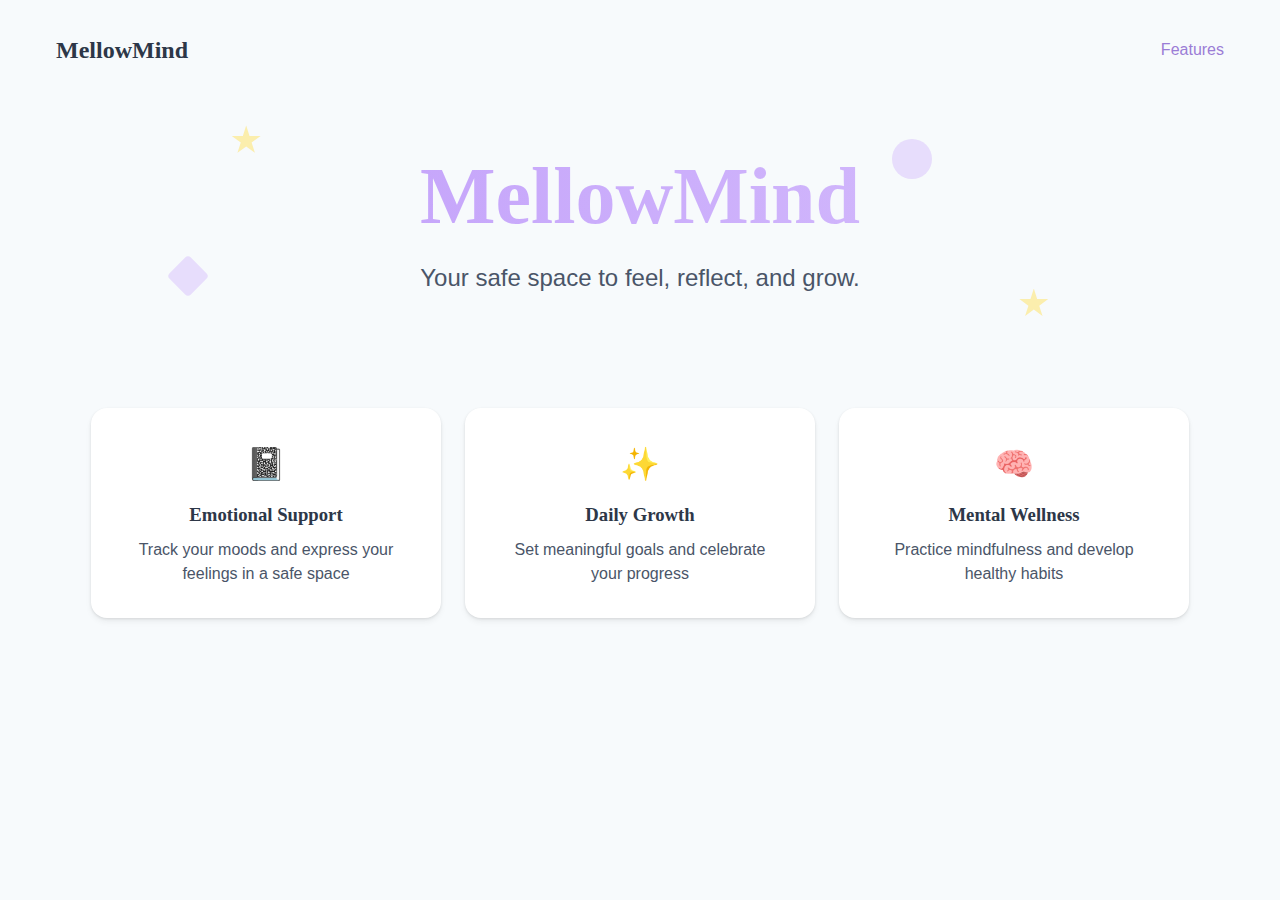
<file: index.html>
<!DOCTYPE html>
<html lang="en">
<head>
  <meta charset="UTF-8">
  <meta name="viewport" content="width=device-width, initial-scale=1.0">
  <link rel="icon" type="image/svg+xml" href="/vite.svg">
  <title>MellowMind | Your Wellness Journey</title>
  <link rel="stylesheet" href="css/styles.css">
  <link rel="stylesheet" href="css/animations.css">
</head>
<body>
  <div class="app-container">
    <header>
      <div class="logo" onclick="location.href='index.html'">MellowMind</div>
      <nav>
        <a href="pages/features.html">Features</a>
      </nav>
    </header>

    <main>
      <section class="hero">
        <div class="decorations">
          <div class="decoration star" style="top: 15%; left: 15%;"></div>
          <div class="decoration circle" style="top: 20%; right: 25%;"></div>
          <div class="decoration square" style="bottom: 25%; left: 10%;"></div>
          <div class="decoration star" style="bottom: 15%; right: 15%;"></div>
        </div>
        
        <div class="hero-content">
          <h1 class="hero-title">MellowMind</h1>
          <p class="hero-subtitle">Your safe space to feel, reflect, and grow.</p>
        </div>
      </section>

      <section class="features">
        <div class="feature-card">
          <div class="feature-icon">📓</div>
          <h3>Emotional Support</h3>
          <p>Track your moods and express your feelings in a safe space</p>
        </div>
        
        <div class="feature-card">
          <div class="feature-icon">✨</div>
          <h3>Daily Growth</h3>
          <p>Set meaningful goals and celebrate your progress</p>
        </div>
        
        <div class="feature-card">
          <div class="feature-icon">🧠</div>
          <h3>Mental Wellness</h3>
          <p>Practice mindfulness and develop healthy habits</p>
        </div>
      </section>
    </main>
  </div>

  <script src="js/storage.js"></script>
  <script src="js/app.js"></script>
</body>
</html>
</file>
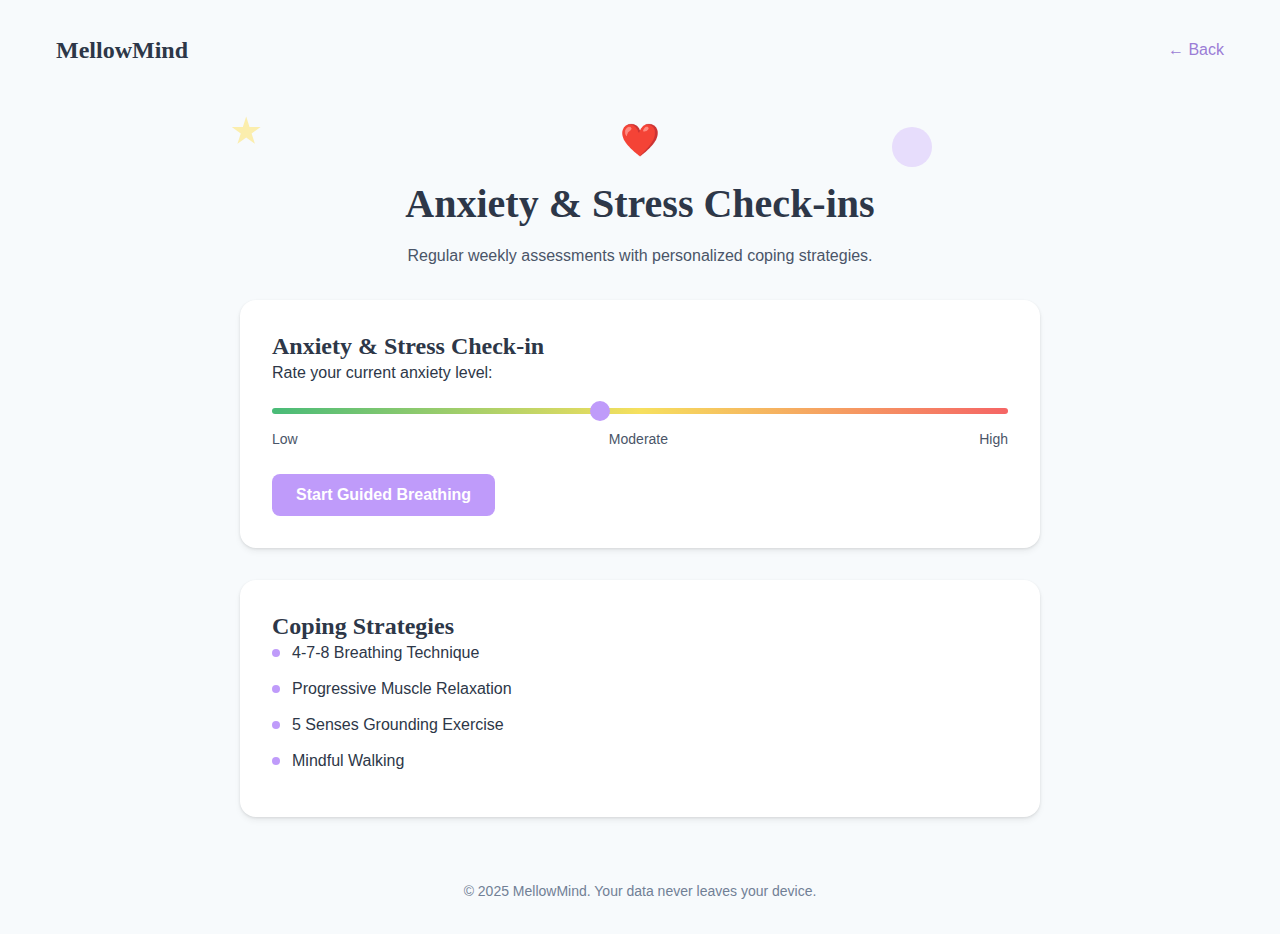
<file: pages/anxiety-check.html>
<!DOCTYPE html>
<html lang="en">
<head>
  <meta charset="UTF-8">
  <meta name="viewport" content="width=device-width, initial-scale=1.0">
  <link rel="icon" type="image/svg+xml" href="/vite.svg">
  <title>Anxiety Check | MellowMind</title>
  <link rel="stylesheet" href="../css/styles.css">
  <link rel="stylesheet" href="../css/animations.css">
</head>
<body>
  <div class="app-container">
    <header>
      <div class="logo" onclick="location.href='../index.html'">MellowMind</div>
      <nav>
        <a href="features.html#anxiety-checkins">← Back</a>
      </nav>
    </header>

    <main>
      <section class="page-header">
        <div class="decorations">
          <div class="decoration star" style="top: 15%; left: 15%;"></div>
          <div class="decoration circle" style="top: 20%; right: 25%;"></div>
        </div>
        <div class="feature-icon pink">❤️</div>
        <h1>Anxiety & Stress Check-ins</h1>
        <p class="feature-description">Regular weekly assessments with personalized coping strategies.</p>
      </section>

      <section class="anxiety-check-container">
        <div class="anxiety-form card">
          <h2>Anxiety & Stress Check-in</h2>
          <form id="anxietyForm">
            <div class="form-group">
              <label for="anxietyLevel">Rate your current anxiety level:</label>
              <div class="slider-container">
                <input type="range" id="anxietyLevel" min="1" max="10" value="5" class="slider">
                <div class="slider-labels">
                  <span>Low</span>
                  <span>Moderate</span>
                  <span>High</span>
                </div>
              </div>
            </div>
            <button type="button" class="btn-primary" id="startBreathingBtn">Start Guided Breathing</button>
          </form>
        </div>

        <div class="coping-strategies card">
          <h2>Coping Strategies</h2>
          <ul class="strategy-list">
            <li><span class="bullet"></span>4-7-8 Breathing Technique</li>
            <li><span class="bullet"></span>Progressive Muscle Relaxation</li>
            <li><span class="bullet"></span>5 Senses Grounding Exercise</li>
            <li><span class="bullet"></span>Mindful Walking</li>
          </ul>
        </div>
      </section>

      <div id="breathingExercise" class="breathing-modal">
        <div class="breathing-content">
          <h2>Guided Breathing</h2>
          <div class="breathing-circle"></div>
          <p id="breathingInstruction">Breathe in...</p>
          <button class="btn-secondary" id="stopBreathingBtn">Stop Exercise</button>
        </div>
      </div>
    </main>

    <footer>
      <p>© 2025 MellowMind. Your data never leaves your device.</p>
    </footer>
  </div>

  <script src="../js/storage.js"></script>
  <script src="../js/anxiety.js"></script>
</body>
</html>
</file>
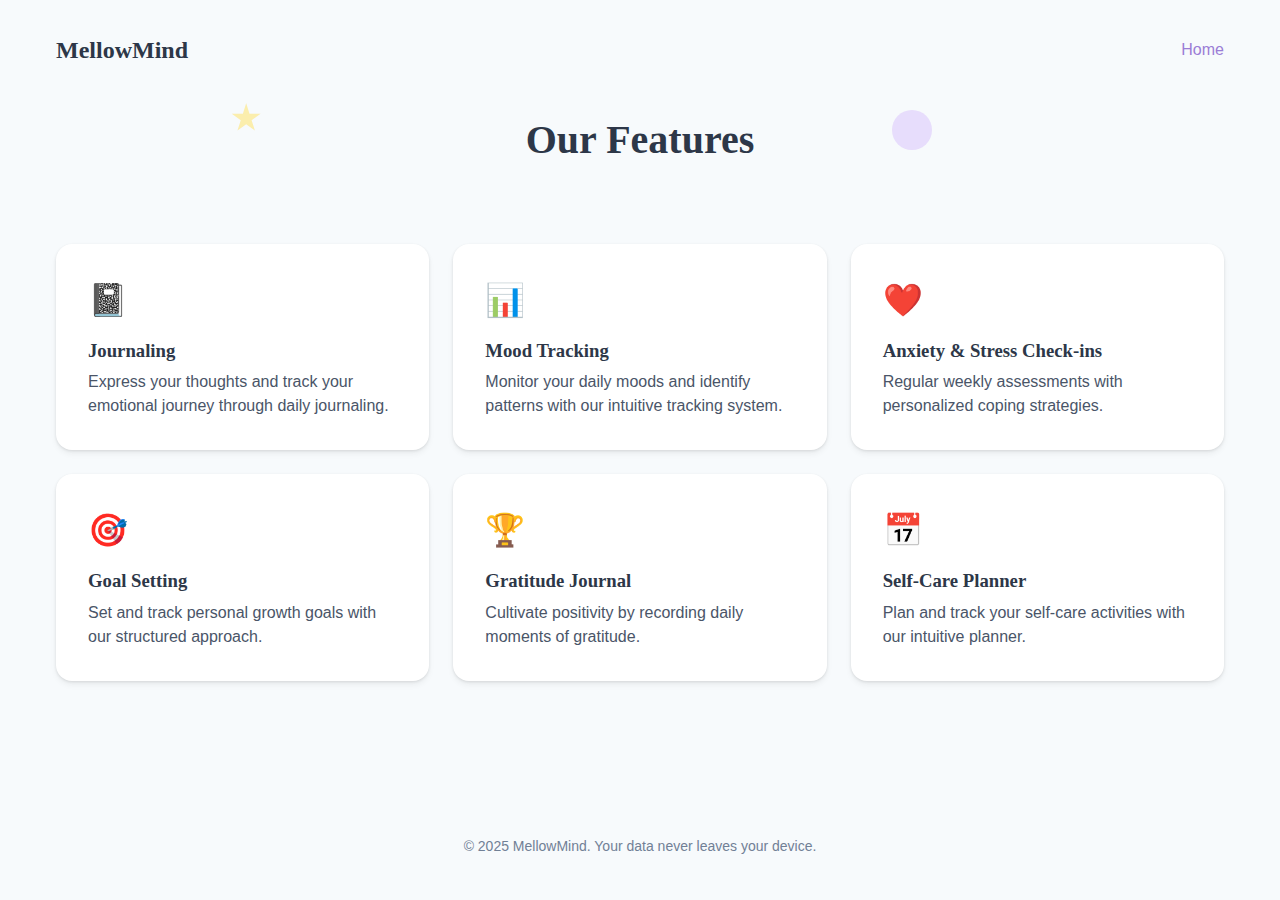
<file: pages/features.html>
<!DOCTYPE html>
<html lang="en">
<head>
  <meta charset="UTF-8">
  <meta name="viewport" content="width=device-width, initial-scale=1.0">
  <link rel="icon" type="image/svg+xml" href="/vite.svg">
  <title>Features | MellowMind</title>
  <link rel="stylesheet" href="../css/styles.css">
  <link rel="stylesheet" href="../css/animations.css">
</head>
<body>
  <div class="app-container">
    <header>
      <div class="logo">MellowMind</div>
      <nav>
        <a href="../index.html">Home</a>
      </nav>
    </header>

    <main>
      <section class="page-header">
        <div class="decorations">
          <div class="decoration star" style="top: 15%; left: 15%;"></div>
          <div class="decoration circle" style="top: 20%; right: 25%;"></div>
        </div>
        <h1>Our Features</h1>
      </section>

      <section class="features-grid">
        <div class="feature-card-large" onclick="location.href='journal.html'">
          <div class="feature-icon purple">📓</div>
          <h3>Journaling</h3>
          <p>Express your thoughts and track your emotional journey through daily journaling.</p>
        </div>
        
        <div class="feature-card-large" onclick="location.href='mood-tracker.html'">
          <div class="feature-icon purple">📊</div>
          <h3>Mood Tracking</h3>
          <p>Monitor your daily moods and identify patterns with our intuitive tracking system.</p>
        </div>
        
        <div class="feature-card-large" onclick="location.href='anxiety-check.html'">
          <div class="feature-icon pink">❤️</div>
          <h3>Anxiety & Stress Check-ins</h3>
          <p>Regular weekly assessments with personalized coping strategies.</p>
        </div>
        
        <div class="feature-card-large" onclick="location.href='goals.html'">
          <div class="feature-icon yellow">🎯</div>
          <h3>Goal Setting</h3>
          <p>Set and track personal growth goals with our structured approach.</p>
        </div>
        
        <div class="feature-card-large" onclick="location.href='gratitude.html'">
          <div class="feature-icon purple">🏆</div>
          <h3>Gratitude Journal</h3>
          <p>Cultivate positivity by recording daily moments of gratitude.</p>
        </div>
        
        <div class="feature-card-large" onclick="location.href='self-care.html'">
          <div class="feature-icon pink">📅</div>
          <h3>Self-Care Planner</h3>
          <p>Plan and track your self-care activities with our intuitive planner.</p>
        </div>
      </section>
    </main>

    <footer>
      <p>© 2025 MellowMind. Your data never leaves your device.</p>
    </footer>
  </div>

  <script src="../js/app.js"></script>
</body>
</html>
</file>
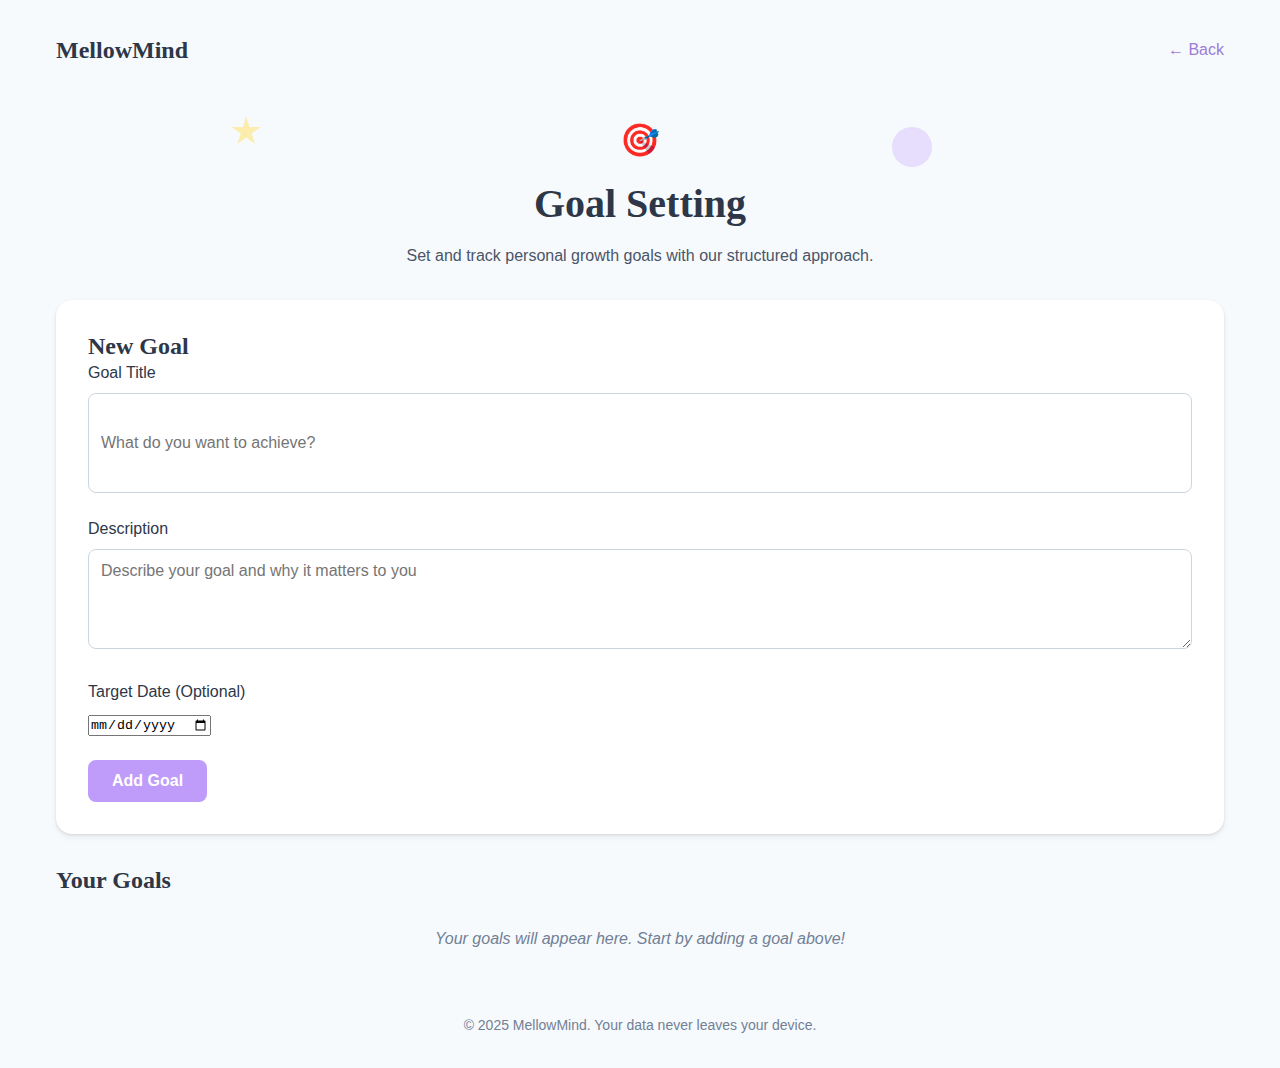
<file: pages/goals.html>
<!DOCTYPE html>
<html lang="en">
<head>
  <meta charset="UTF-8">
  <meta name="viewport" content="width=device-width, initial-scale=1.0">
  <link rel="icon" type="image/svg+xml" href="/vite.svg">
  <title>Goal Setting | MellowMind</title>
  <link rel="stylesheet" href="../css/styles.css">
  <link rel="stylesheet" href="../css/animations.css">
</head>
<body>
  <div class="app-container">
    <header>
      <div class="logo" onclick="location.href='../index.html'">MellowMind</div>
      <nav>
        <a href="features.html#goal-setting">← Back</a>
      </nav>
    </header>

    <main>
      <section class="page-header">
        <div class="decorations">
          <div class="decoration star" style="top: 15%; left: 15%;"></div>
          <div class="decoration circle" style="top: 20%; right: 25%;"></div>
        </div>
        <div class="feature-icon yellow">🎯</div>
        <h1>Goal Setting</h1>
        <p class="feature-description">Set and track personal growth goals with our structured approach.</p>
      </section>

      <section class="goals-container">
        <div class="new-goal-form card">
          <h2>New Goal</h2>
          <form id="goalForm">
            <div class="form-group">
              <label for="goalTitle">Goal Title</label>
              <input type="text" id="goalTitle" placeholder="What do you want to achieve?">
            </div>
            <div class="form-group">
              <label for="goalDescription">Description</label>
              <textarea id="goalDescription" placeholder="Describe your goal and why it matters to you"></textarea>
            </div>
            <div class="form-group">
              <label for="goalDeadline">Target Date (Optional)</label>
              <input type="date" id="goalDeadline">
            </div>
            <button type="submit" class="btn-primary">Add Goal</button>
          </form>
        </div>

        <h2>Your Goals</h2>
        <div id="goalsContainer" class="goals-list">
          <p class="empty-state">Your goals will appear here. Start by adding a goal above!</p>
        </div>
      </section>
    </main>

    <footer>
      <p>© 2025 MellowMind. Your data never leaves your device.</p>
    </footer>
  </div>

  <script src="../js/storage.js"></script>
  <script src="../js/goals.js"></script>
</body>
</html>
</file>
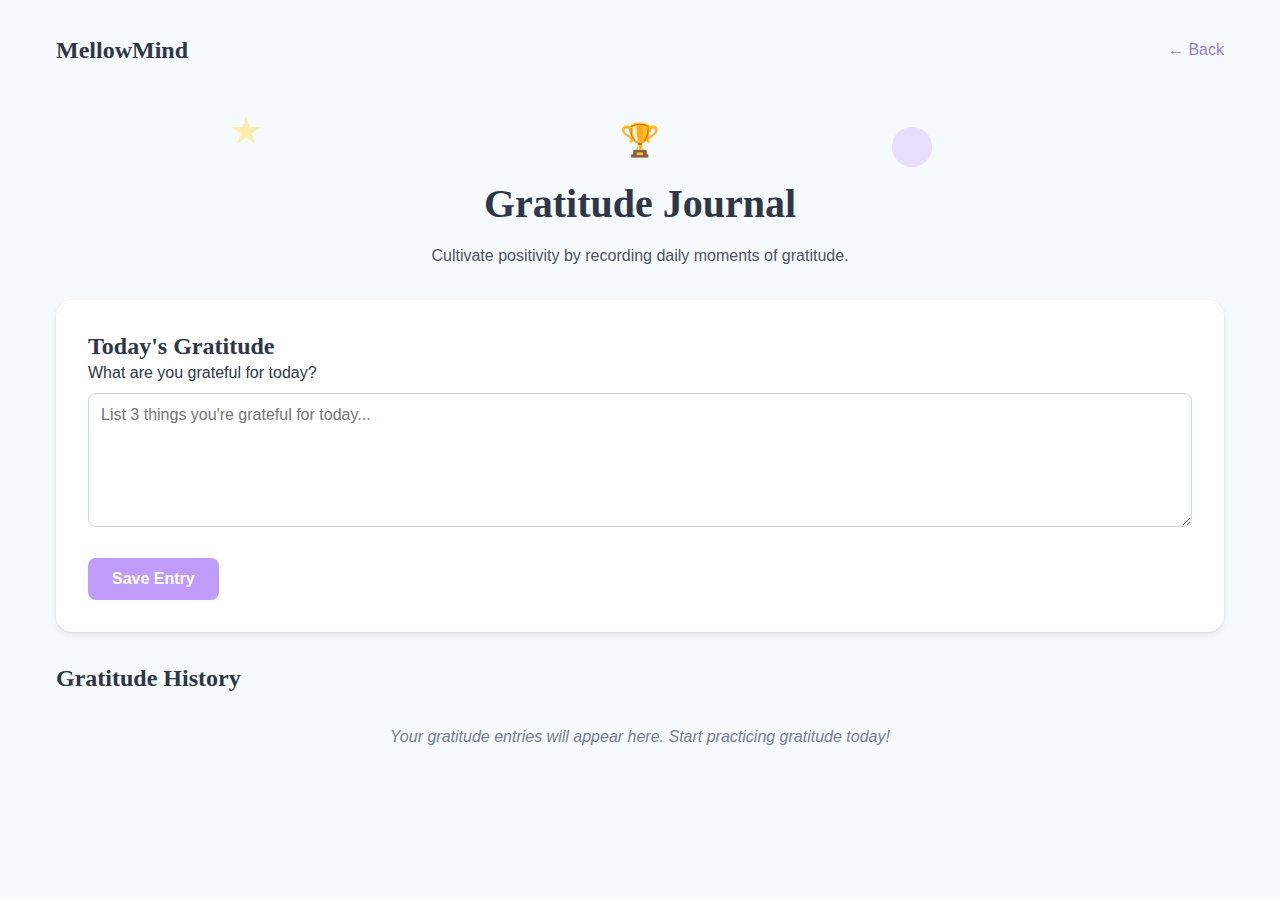
<file: pages/gratitude.html>
<!DOCTYPE html>
<html lang="en">
<head>
  <meta charset="UTF-8">
  <meta name="viewport" content="width=device-width, initial-scale=1.0">
  <link rel="icon" type="image/svg+xml" href="/vite.svg">
  <title>Gratitude Journal | MellowMind</title>
  <link rel="stylesheet" href="../css/styles.css">
  <link rel="stylesheet" href="../css/animations.css">
</head>
<body>
  <div class="app-container">
    <header>
      <div class="logo" onclick="location.href='../index.html'">MellowMind</div>
      <nav>
        <a href="features.html">← Back</a>
      </nav>
    </header>

    <main>
      <section class="page-header">
        <div class="decorations">
          <div class="decoration star" style="top: 15%; left: 15%;"></div>
          <div class="decoration circle" style="top: 20%; right: 25%;"></div>
        </div>
        <div class="feature-icon purple">🏆</div>
        <h1>Gratitude Journal</h1>
        <p class="feature-description">Cultivate positivity by recording daily moments of gratitude.</p>
      </section>

      <section class="gratitude-container">
        <div class="gratitude-form card">
          <h2>Today's Gratitude</h2>
          <form id="gratitudeForm">
            <div class="form-group">
              <label for="gratitudePrompt">What are you grateful for today?</label>
              <textarea 
                id="gratitudeEntry" 
                placeholder="List 3 things you're grateful for today..."
                rows="6"
              ></textarea>
            </div>
            <button type="submit" class="btn-primary">Save Entry</button>
          </form>
        </div>

        <h2>Gratitude History</h2>
        <div id="gratitudeContainer" class="gratitude-entries">
          <!-- Gratitude entries will be displayed here -->
        </div>
      </section>
    </main>
  </div>

  <script src="../js/storage.js"></script>
  <script src="../js/app.js"></script>
  <script src="../js/gratitude.js"></script>
</body>
</html>
</file>
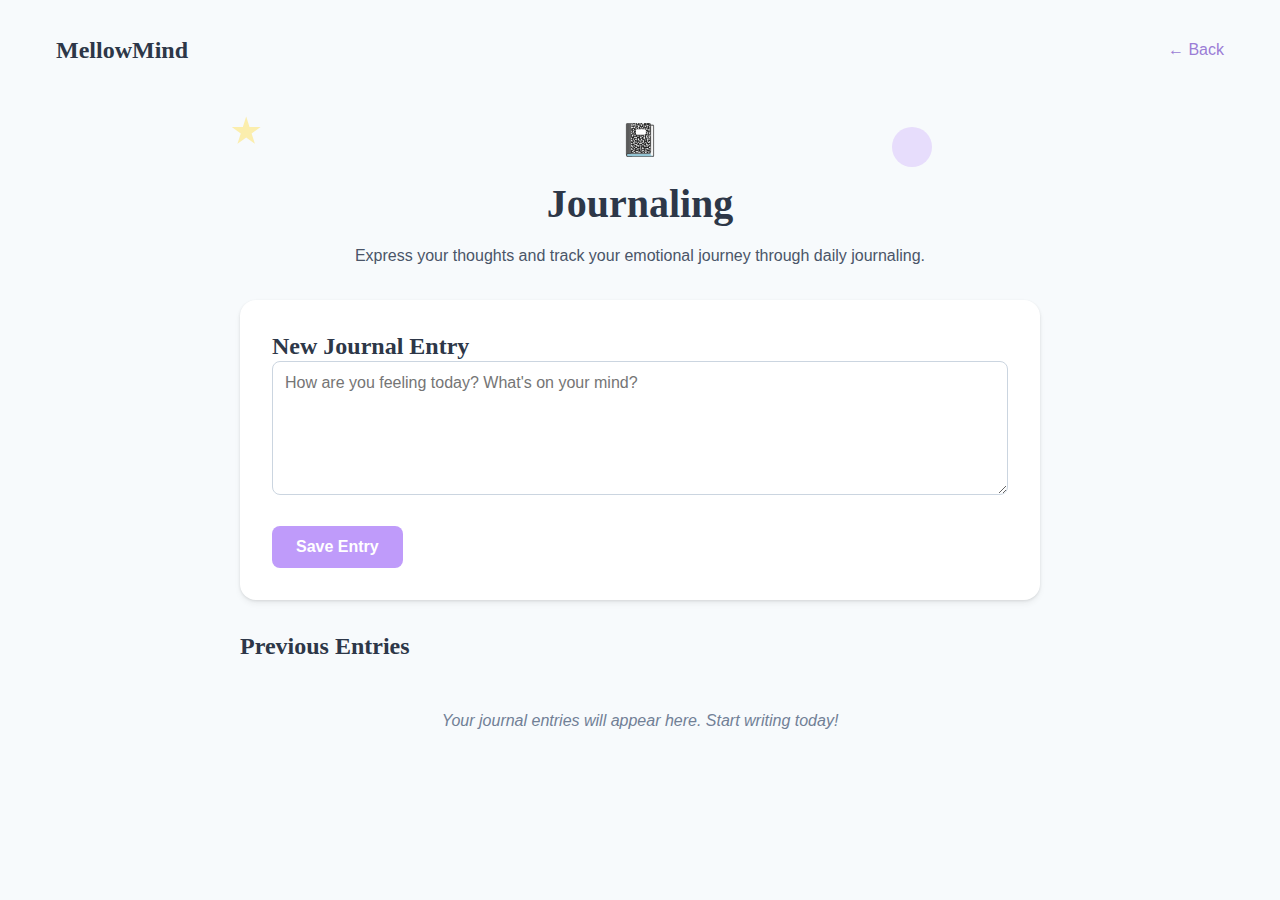
<file: pages/journal.html>
<!DOCTYPE html>
<html lang="en">
<head>
  <meta charset="UTF-8">
  <meta name="viewport" content="width=device-width, initial-scale=1.0">
  <link rel="icon" type="image/svg+xml" href="/vite.svg">
  <title>Journal | MellowMind</title>
  <link rel="stylesheet" href="../css/styles.css">
  <link rel="stylesheet" href="../css/animations.css">
</head>
<body>
  <div class="app-container">
    <header>
      <div class="logo" onclick="location.href='../index.html'">MellowMind</div>
      <nav>
        <a href="features.html">← Back</a>
      </nav>
    </header>

    <main>
      <section class="page-header">
        <div class="decorations">
          <div class="decoration star" style="top: 15%; left: 15%;"></div>
          <div class="decoration circle" style="top: 20%; right: 25%;"></div>
        </div>
        <div class="feature-icon purple">📓</div>
        <h1>Journaling</h1>
        <p class="feature-description">Express your thoughts and track your emotional journey through daily journaling.</p>
      </section>

      <section class="journal-container">
        <div class="journal-form card">
          <h2>New Journal Entry</h2>
          <form id="journalForm">
            <div class="form-group">
              <textarea 
                id="journalEntry" 
                placeholder="How are you feeling today? What's on your mind?"
                rows="6"
              ></textarea>
            </div>
            <button type="submit" class="btn-primary">Save Entry</button>
          </form>
        </div>

        <h2>Previous Entries</h2>
        <div id="entriesContainer" class="entries-container">
          <!-- Journal entries will be displayed here -->
        </div>
      </section>
    </main>
  </div>

  <script src="../js/storage.js"></script>
  <script src="../js/app.js"></script>
  <script src="../js/journal.js"></script>
</body>
</html>
</file>
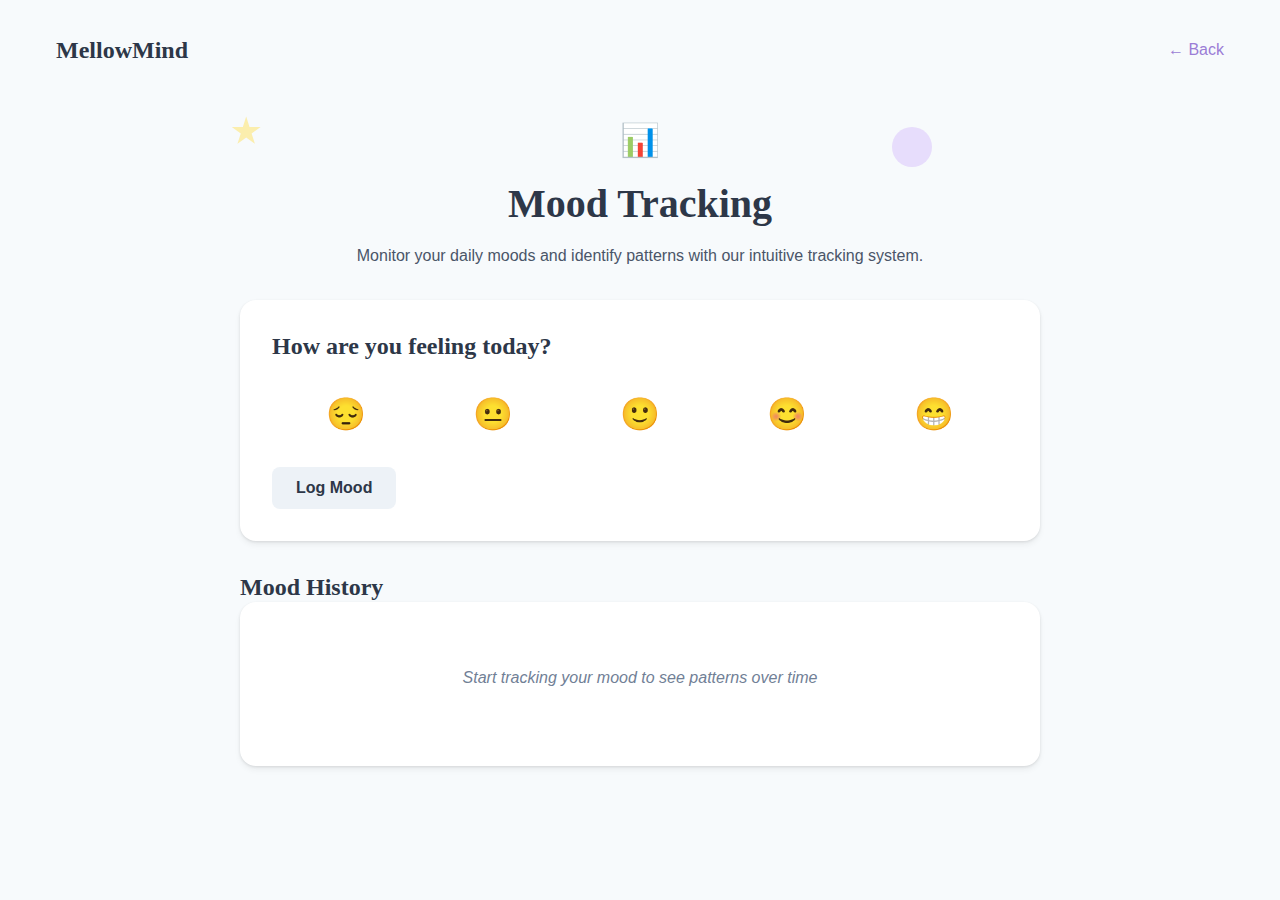
<file: pages/mood-tracker.html>
<!DOCTYPE html>
<html lang="en">
<head>
  <meta charset="UTF-8">
  <meta name="viewport" content="width=device-width, initial-scale=1.0">
  <link rel="icon" type="image/svg+xml" href="/vite.svg">
  <title>Mood Tracker | MellowMind</title>
  <link rel="stylesheet" href="../css/styles.css">
  <link rel="stylesheet" href="../css/animations.css">
</head>
<body>
  <div class="app-container">
    <header>
      <div class="logo" onclick="location.href='../index.html'">MellowMind</div>
      <nav>
        <a href="features.html">← Back</a>
      </nav>
    </header>

    <main>
      <section class="page-header">
        <div class="decorations">
          <div class="decoration star" style="top: 15%; left: 15%;"></div>
          <div class="decoration circle" style="top: 20%; right: 25%;"></div>
        </div>
        <div class="feature-icon purple">📊</div>
        <h1>Mood Tracking</h1>
        <p class="feature-description">Monitor your daily moods and identify patterns with our intuitive tracking system.</p>
      </section>

      <section class="mood-tracker-container">
        <div class="mood-selector card">
          <h2>How are you feeling today?</h2>
          <div class="mood-options">
            <button class="mood-option" data-mood="sad">😔</button>
            <button class="mood-option" data-mood="meh">😐</button>
            <button class="mood-option" data-mood="okay">🙂</button>
            <button class="mood-option" data-mood="good">😊</button>
            <button class="mood-option" data-mood="great">😁</button>
          </div>
          <button class="btn-secondary" id="logMoodBtn">Log Mood</button>
        </div>

        <h2>Mood History</h2>
        <div class="mood-history card">
          <div id="moodCalendar" class="mood-calendar">
            <!-- Mood history will be displayed here -->
          </div>
        </div>
      </section>
    </main>
  </div>

  <script src="../js/storage.js"></script>
  <script src="../js/app.js"></script>
  <script src="../js/mood.js"></script>
</body>
</html>
</file>
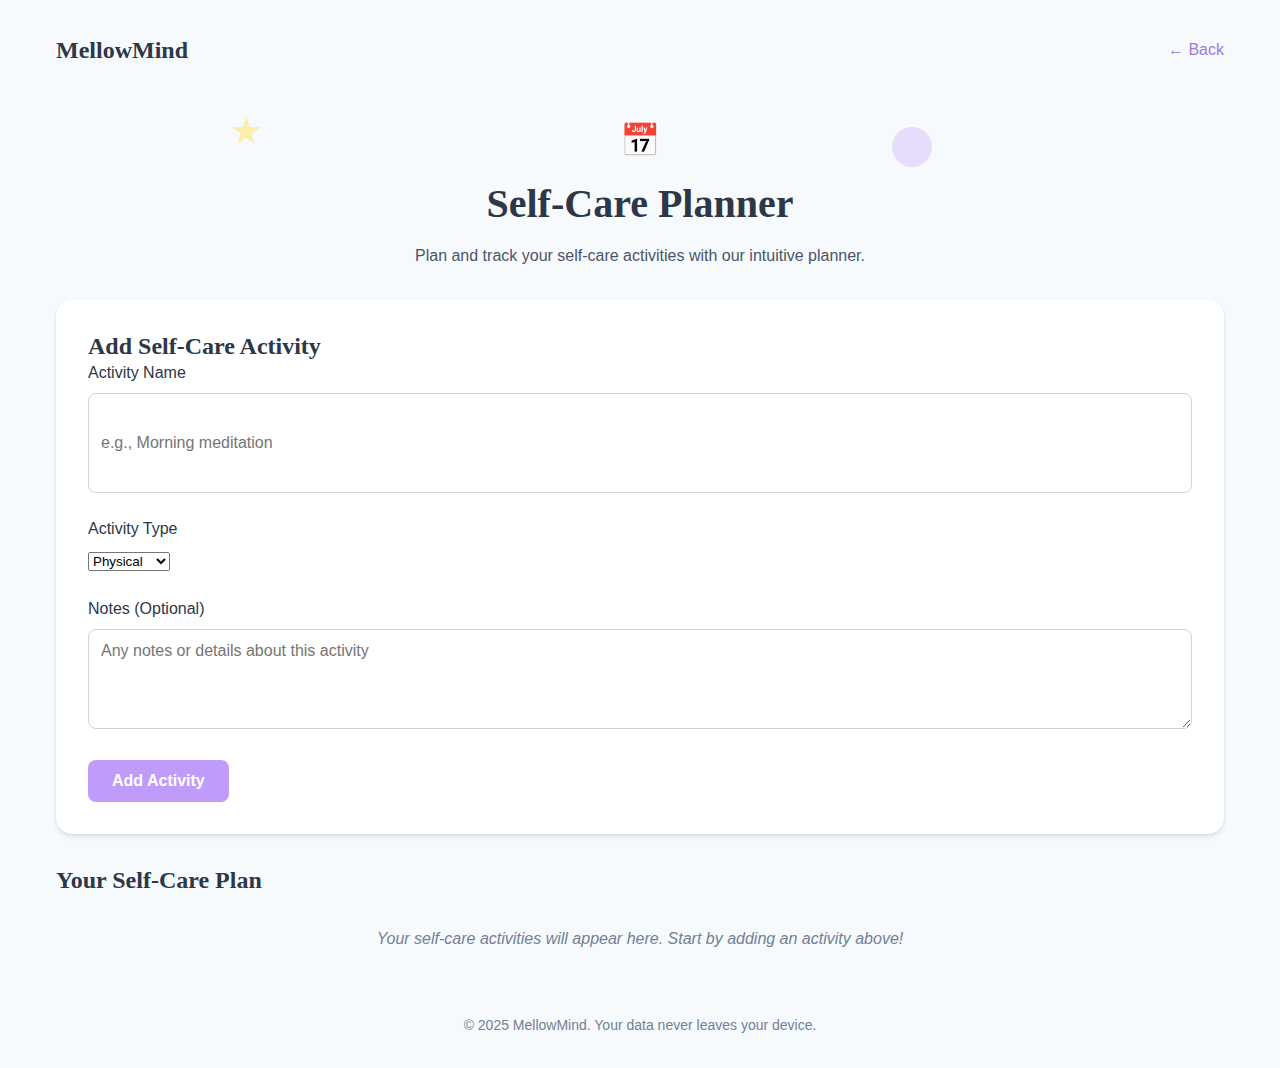
<file: pages/self-care.html>
<!DOCTYPE html>
<html lang="en">
<head>
  <meta charset="UTF-8">
  <meta name="viewport" content="width=device-width, initial-scale=1.0">
  <link rel="icon" type="image/svg+xml" href="/vite.svg">
  <title>Self-Care Planner | MellowMind</title>
  <link rel="stylesheet" href="../css/styles.css">
  <link rel="stylesheet" href="../css/animations.css">
</head>
<body>
  <div class="app-container">
    <header>
      <div class="logo" onclick="location.href='../index.html'">MellowMind</div>
      <nav>
        <a href="features.html#self-care-planner">← Back</a>
      </nav>
    </header>

    <main>
      <section class="page-header">
        <div class="decorations">
          <div class="decoration star" style="top: 15%; left: 15%;"></div>
          <div class="decoration circle" style="top: 20%; right: 25%;"></div>
        </div>
        <div class="feature-icon pink">📅</div>
        <h1>Self-Care Planner</h1>
        <p class="feature-description">Plan and track your self-care activities with our intuitive planner.</p>
      </section>

      <section class="self-care-container">
        <div class="activity-form card">
          <h2>Add Self-Care Activity</h2>
          <form id="activityForm">
            <div class="form-group">
              <label for="activityName">Activity Name</label>
              <input type="text" id="activityName" placeholder="e.g., Morning meditation">
            </div>
            <div class="form-group">
              <label for="activityType">Activity Type</label>
              <select id="activityType">
                <option value="physical">Physical</option>
                <option value="emotional">Emotional</option>
                <option value="mental">Mental</option>
                <option value="social">Social</option>
                <option value="spiritual">Spiritual</option>
              </select>
            </div>
            <div class="form-group">
              <label for="activityNotes">Notes (Optional)</label>
              <textarea id="activityNotes" placeholder="Any notes or details about this activity"></textarea>
            </div>
            <button type="submit" class="btn-primary">Add Activity</button>
          </form>
        </div>

        <h2>Your Self-Care Plan</h2>
        <div id="activitiesContainer" class="activities-list">
          <p class="empty-state">Your self-care activities will appear here. Start by adding an activity above!</p>
        </div>
      </section>
    </main>

    <footer>
      <p>© 2025 MellowMind. Your data never leaves your device.</p>
    </footer>
  </div>

  <script src="../js/storage.js"></script>
  <script src="../js/self-care.js"></script>
</body>
</html>
</file>
<file: css/styles.css>
/* Base styles */
:root {
  --primary: #BF9BFA;
  --primary-light: #D7C0FC;
  --primary-dark: #9B7DD6;
  --accent: #FFE15D;
  --text-dark: #2D3748;
  --text-light: #4A5568;
  --text-lighter: #718096;
  --white: #FFFFFF;
  --off-white: #F7FAFC;
  --light-gray: #EDF2F7;
  --gray: #CBD5E0;
  --error: #F56565;
  --success: #48BB78;
  
  --shadow-sm: 0 1px 3px rgba(0, 0, 0, 0.1);
  --shadow-md: 0 4px 6px rgba(0, 0, 0, 0.05), 0 1px 3px rgba(0, 0, 0, 0.1);
  --shadow-lg: 0 10px 15px rgba(0, 0, 0, 0.05), 0 4px 6px rgba(0, 0, 0, 0.05);
  
  --radius-sm: 0.25rem;
  --radius-md: 0.5rem;
  --radius-lg: 1rem;
  
  --font-serif: Georgia, 'Times New Roman', Times, serif;
  --font-sans: -apple-system, BlinkMacSystemFont, 'Segoe UI', Roboto, Helvetica, Arial, sans-serif;
  
  --spacing-1: 0.25rem;
  --spacing-2: 0.5rem;
  --spacing-3: 0.75rem;
  --spacing-4: 1rem;
  --spacing-6: 1.5rem;
  --spacing-8: 2rem;
  --spacing-12: 3rem;
  --spacing-16: 4rem;
}

* {
  box-sizing: border-box;
  margin: 0;
  padding: 0;
}

body {
  font-family: var(--font-sans);
  line-height: 1.5;
  color: var(--text-dark);
  background-color: var(--off-white);
  min-height: 100vh;
}

h1, h2, h3, h4, h5, h6 {
  font-family: var(--font-serif);
  line-height: 1.2;
}

a {
  color: var(--primary-dark);
  text-decoration: none;
  transition: color 0.2s;
}

a:hover {
  color: var(--primary);
}

/* Layout */
.app-container {
  max-width: 1200px;
  margin: 0 auto;
  padding: var(--spacing-4);
}

header {
  display: flex;
  justify-content: space-between;
  align-items: center;
  padding: var(--spacing-4) 0;
}

.logo {
  font-family: var(--font-serif);
  font-size: 1.5rem;
  font-weight: bold;
  color: var(--text-dark);
}

nav a {
  margin-left: var(--spacing-4);
  font-weight: 500;
}

main {
  min-height: calc(100vh - 180px);
}

footer {
  text-align: center;
  padding: var(--spacing-8) 0 var(--spacing-4);
  color: var(--text-lighter);
  font-size: 0.875rem;
}

/* Hero Section */
.hero {
  position: relative;
  padding: var(--spacing-16) 0;
  text-align: center;
  overflow: hidden;
}

.hero-content {
  position: relative;
  z-index: 1;
}

.hero-title {
  font-size: 5rem;
  margin-bottom: var(--spacing-4);
  background: linear-gradient(to right, var(--primary), var(--primary-light));
  -webkit-background-clip: text;
  -webkit-text-fill-color: transparent;
  background-clip: text;
}

.hero-subtitle {
  font-size: 1.5rem;
  color: var(--text-light);
  max-width: 600px;
  margin: 0 auto;
}

/* Decorations */
.decorations {
  position: absolute;
  top: 0;
  left: 0;
  width: 100%;
  height: 100%;
  pointer-events: none;
  z-index: 0;
}

.decoration {
  position: absolute;
  opacity: 0.5;
}

.star {
  width: 30px;
  height: 30px;
  background-color: var(--accent);
  clip-path: polygon(50% 0%, 61% 35%, 98% 35%, 68% 57%, 79% 91%, 50% 70%, 21% 91%, 32% 57%, 2% 35%, 39% 35%);
}

.circle {
  width: 40px;
  height: 40px;
  border-radius: 50%;
  background-color: var(--primary-light);
}

.square {
  width: 30px;
  height: 30px;
  border-radius: var(--radius-sm);
  background-color: var(--primary-light);
  transform: rotate(45deg);
}

/* Features Section */
.features {
  display: flex;
  justify-content: center;
  flex-wrap: wrap;
  gap: var(--spacing-6);
  margin: var(--spacing-12) 0;
}

.feature-card {
  flex: 1 1 300px;
  max-width: 350px;
  background-color: var(--white);
  border-radius: var(--radius-lg);
  padding: var(--spacing-8);
  text-align: center;
  box-shadow: var(--shadow-md);
  transition: transform 0.3s ease, box-shadow 0.3s ease;
  cursor: pointer;
}

.feature-card:hover {
  transform: translateY(-5px);
  box-shadow: var(--shadow-lg);
}

.feature-icon {
  font-size: 2rem;
  margin-bottom: var(--spacing-4);
}

.feature-card h3 {
  margin-bottom: var(--spacing-3);
  color: var(--text-dark);
}

.feature-card p {
  color: var(--text-light);
}

/* Features Grid */
.features-grid {
  display: grid;
  grid-template-columns: repeat(auto-fill, minmax(300px, 1fr));
  gap: var(--spacing-6);
  margin: var(--spacing-8) 0;
}

.feature-card-large {
  background-color: var(--white);
  border-radius: var(--radius-lg);
  padding: var(--spacing-8);
  box-shadow: var(--shadow-md);
  transition: transform 0.3s ease, box-shadow 0.3s ease;
  cursor: pointer;
}

.feature-card-large:hover {
  transform: translateY(-5px);
  box-shadow: var(--shadow-lg);
}

.feature-card-large h3 {
  margin: var(--spacing-4) 0 var(--spacing-2);
  color: var(--text-dark);
}

.feature-card-large p {
  color: var(--text-light);
}

.feature-icon.purple {
  color: var(--primary);
}

.feature-icon.pink {
  color: #F687B3;
}

.feature-icon.yellow {
  color: var(--accent);
}

/* Page Header */
.page-header {
  position: relative;
  text-align: center;
  padding: var(--spacing-8) 0;
}

.page-header h1 {
  font-size: 2.5rem;
  margin-bottom: var(--spacing-4);
  color: var(--text-dark);
}

.feature-description {
  max-width: 600px;
  margin: 0 auto;
  color: var(--text-light);
}

/* Back Navigation */
.back-navigation {
  margin-bottom: var(--spacing-6);
}

.back-link {
  display: inline-flex;
  align-items: center;
  color: var(--primary-dark);
  font-weight: 500;
}

.back-link:hover {
  color: var(--primary);
}

/* Cards */
.card {
  background-color: var(--white);
  border-radius: var(--radius-lg);
  padding: var(--spacing-8);
  box-shadow: var(--shadow-md);
  margin-bottom: var(--spacing-8);
}

/* Forms */
.form-group {
  margin-bottom: var(--spacing-6);
}

.form-group label {
  display: block;
  margin-bottom: var(--spacing-2);
  font-weight: 500;
  color: var(--text-dark);
}

textarea, input[type="text"] {
  width: 100%;
  padding: var(--spacing-3);
  border: 1px solid var(--gray);
  border-radius: var(--radius-md);
  font-family: var(--font-sans);
  font-size: 1rem;
  resize: vertical;
  min-height: 100px;
  transition: border-color 0.2s;
}

textarea:focus, input[type="text"]:focus {
  outline: none;
  border-color: var(--primary);
  box-shadow: 0 0 0 3px rgba(191, 155, 250, 0.2);
}

/* Buttons */
.btn-primary, .btn-secondary {
  display: inline-block;
  padding: var(--spacing-3) var(--spacing-6);
  border-radius: var(--radius-md);
  font-weight: 600;
  font-size: 1rem;
  cursor: pointer;
  transition: all 0.2s;
  border: none;
}

.btn-primary {
  background-color: var(--primary);
  color: var(--white);
}

.btn-primary:hover {
  background-color: var(--primary-dark);
}

.btn-secondary {
  background-color: var(--light-gray);
  color: var(--text-dark);
}

.btn-secondary:hover {
  background-color: var(--gray);
}

/* Journal */
.journal-container {
  max-width: 800px;
  margin: 0 auto;
}

.entries-container {
  margin-top: var(--spacing-4);
}

.journal-entry {
  background-color: var(--white);
  border-radius: var(--radius-md);
  padding: var(--spacing-6);
  margin-bottom: var(--spacing-4);
  box-shadow: var(--shadow-sm);
}

.journal-entry .date {
  color: var(--text-lighter);
  font-size: 0.875rem;
  margin-bottom: var(--spacing-2);
}

.journal-entry .content {
  white-space: pre-wrap;
}

/* Mood Tracker */
.mood-tracker-container {
  max-width: 800px;
  margin: 0 auto;
}

.mood-options {
  display: flex;
  justify-content: space-around;
  margin: var(--spacing-6) 0;
}

.mood-option {
  font-size: 2rem;
  background: none;
  border: 2px solid transparent;
  cursor: pointer;
  padding: var(--spacing-2);
  border-radius: 50%;
  transition: transform 0.2s, border-color 0.2s;
}

.mood-option:hover, .mood-option.selected {
  transform: scale(1.2);
  border-color: var(--primary-light);
}

.mood-calendar {
  min-height: 100px;
}

/* Anxiety Check */
.anxiety-check-container {
  max-width: 800px;
  margin: 0 auto;
}

.slider-container {
  margin-top: var(--spacing-3);
}

.slider {
  width: 100%;
  height: 6px;
  appearance: none;
  background: linear-gradient(to right, #48BB78, #F6E05E, #F56565);
  border-radius: var(--radius-sm);
  outline: none;
}

.slider::-webkit-slider-thumb {
  appearance: none;
  width: 20px;
  height: 20px;
  border-radius: 50%;
  background: var(--primary);
  cursor: pointer;
  transition: transform 0.2s;
}

.slider::-webkit-slider-thumb:hover {
  transform: scale(1.2);
}

.slider-labels {
  display: flex;
  justify-content: space-between;
  margin-top: var(--spacing-2);
  color: var(--text-light);
  font-size: 0.875rem;
}

.strategy-list {
  list-style: none;
}

.strategy-list li {
  margin-bottom: var(--spacing-3);
  display: flex;
  align-items: center;
}

.bullet {
  display: inline-block;
  width: 8px;
  height: 8px;
  background-color: var(--primary);
  border-radius: 50%;
  margin-right: var(--spacing-3);
}

/* Breathing Modal */
.breathing-modal {
  display: none;
  position: fixed;
  top: 0;
  left: 0;
  width: 100%;
  height: 100%;
  background-color: rgba(0, 0, 0, 0.5);
  z-index: 100;
  justify-content: center;
  align-items: center;
}

.breathing-content {
  background-color: var(--white);
  border-radius: var(--radius-lg);
  padding: var(--spacing-8);
  text-align: center;
  max-width: 500px;
  width: 90%;
}

.breathing-circle {
  width: 150px;
  height: 150px;
  margin: var(--spacing-8) auto;
  border-radius: 50%;
  background-color: var(--primary-light);
  transition: transform 0.5s ease;
}

/* Empty state */
.empty-state {
  text-align: center;
  color: var(--text-lighter);
  padding: var(--spacing-8) 0;
  font-style: italic;
}

/* Responsive */
@media (max-width: 768px) {
  .hero-title {
    font-size: 3rem;
  }
  
  .hero-subtitle {
    font-size: 1.25rem;
  }
  
  .features {
    flex-direction: column;
    align-items: center;
  }
  
  .feature-card {
    width: 100%;
  }
}
</file>
<file: css/animations.css>
/* Animation Styles */

/* Floating decorations */
@keyframes float {
  0% {
    transform: translateY(0) rotate(0deg);
  }
  50% {
    transform: translateY(-10px) rotate(5deg);
  }
  100% {
    transform: translateY(0) rotate(0deg);
  }
}

.decoration.star {
  animation: float 6s ease-in-out infinite;
}

.decoration.circle {
  animation: float 7s ease-in-out infinite reverse;
}

.decoration.square {
  animation: float 8s ease-in-out infinite;
}

/* Fade in animation */
@keyframes fadeIn {
  from {
    opacity: 0;
    transform: translateY(10px);
  }
  to {
    opacity: 1;
    transform: translateY(0);
  }
}

.feature-card, .feature-card-large, .journal-entry, .card {
  animation: fadeIn 0.5s ease-out forwards;
}

/* Button pulse */
@keyframes pulse {
  0% {
    transform: scale(1);
  }
  50% {
    transform: scale(1.05);
  }
  100% {
    transform: scale(1);
  }
}

.btn-primary:active {
  animation: pulse 0.3s ease-in-out;
}

/* Breathing animation */
@keyframes breathIn {
  from {
    transform: scale(1);
    background-color: var(--primary-light);
  }
  to {
    transform: scale(1.3);
    background-color: var(--primary);
  }
}

@keyframes breathOut {
  from {
    transform: scale(1.3);
    background-color: var(--primary);
  }
  to {
    transform: scale(1);
    background-color: var(--primary-light);
  }
}

@keyframes breathHold {
  from {
    transform: scale(1.3);
    background-color: var(--primary);
  }
  to {
    transform: scale(1.3);
    background-color: var(--primary-dark);
  }
}

.breath-in {
  animation: breathIn 4s forwards;
}

.breath-hold {
  animation: breathHold 7s forwards;
}

.breath-out {
  animation: breathOut 8s forwards;
}

/* Page transitions */
@keyframes pageEnter {
  from {
    opacity: 0;
  }
  to {
    opacity: 1;
  }
}

.app-container {
  animation: pageEnter 0.4s ease-out;
}

/* Mood selection animation */
@keyframes moodSelect {
  0% {
    transform: scale(1);
  }
  50% {
    transform: scale(1.25);
  }
  100% {
    transform: scale(1.2);
  }
}

.mood-option.selected {
  animation: moodSelect 0.3s ease-out forwards;
}

/* Button hover effect */
.btn-primary, .btn-secondary {
  position: relative;
  overflow: hidden;
}

.btn-primary::after, .btn-secondary::after {
  content: '';
  position: absolute;
  top: 50%;
  left: 50%;
  width: 5px;
  height: 5px;
  background: rgba(255, 255, 255, 0.5);
  opacity: 0;
  border-radius: 100%;
  transform: scale(1, 1) translate(-50%, -50%);
  transform-origin: 50% 50%;
}

.btn-primary:hover::after, .btn-secondary:hover::after {
  animation: ripple 1s ease-out;
}

@keyframes ripple {
  0% {
    transform: scale(0, 0);
    opacity: 0.5;
  }
  100% {
    transform: scale(20, 20);
    opacity: 0;
  }
}
</file>
